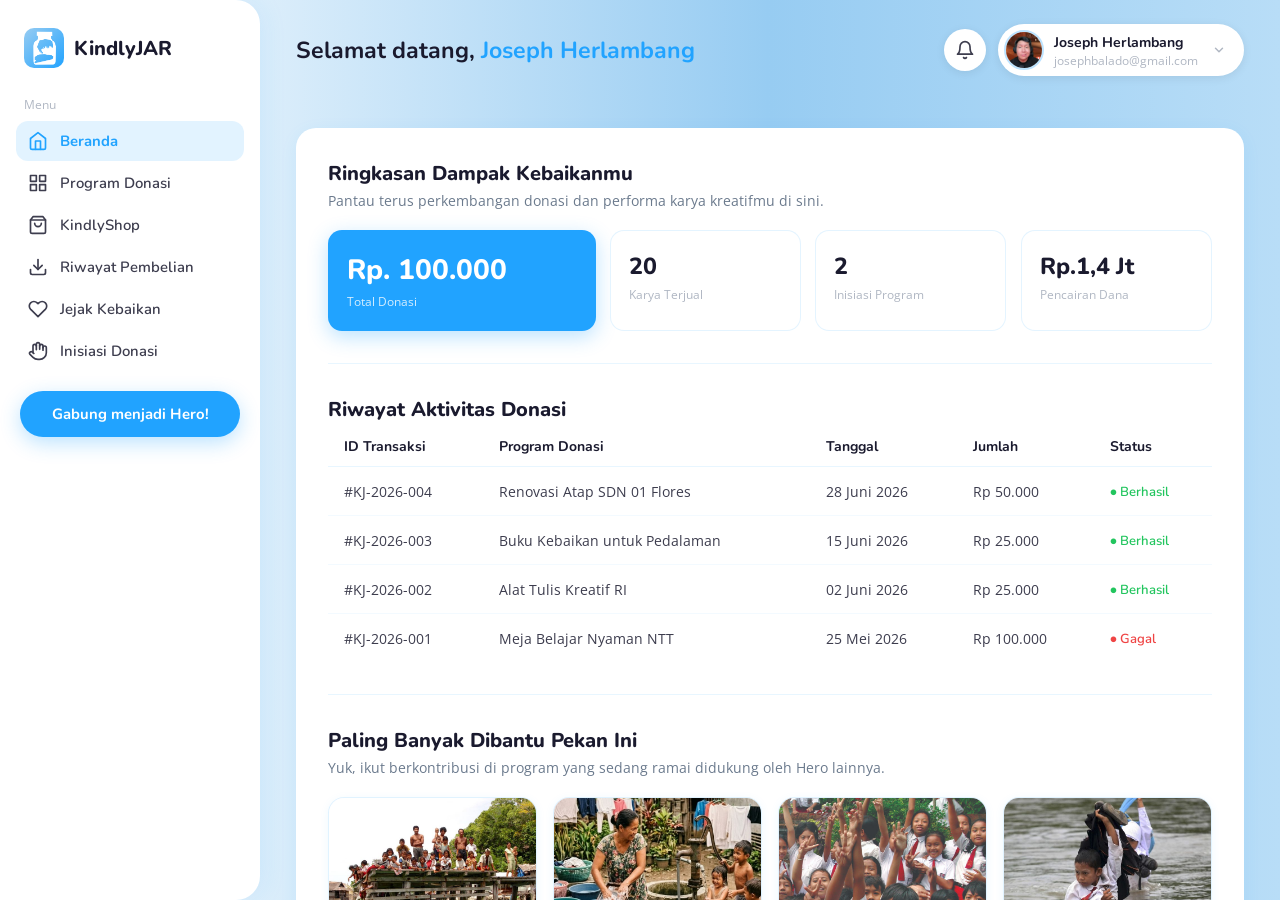
<file: dashboard/dashboard.html>
<!DOCTYPE html>
<html lang="id">
<head>
  <meta charset="UTF-8" />
  <meta name="viewport" content="width=device-width, initial-scale=1.0"/>
  <title>Beranda · KindlyJAR</title>
  <link href="https://fonts.googleapis.com/css2?family=Nunito:wght@400;600;700;800;900&family=Open+Sans:wght@400;500;600&display=swap" rel="stylesheet"/>
  <link rel="stylesheet" href="../global/style.css"/>
  <link rel="stylesheet" href="../global/dashboard.css"/>
</head>
<body class="dashboard-body">

  <!-- ── SIDEBAR ── -->
  <aside class="sidebar">
    <div class="sidebar-top">
      <a class="logo sidebar-logo" href="../landing-page/index.html">
        <div class="logo-icon">
          <img src="../assets/logo_putih.png" alt="KindlyJAR" />
        </div>
        <span class="logo-name">KindlyJAR</span>
      </a>

      <p class="sidebar-label">Menu</p>

      <nav class="sidebar-nav">
        <a href="#" class="sidebar-link active">
          <svg width="20" height="20" viewBox="0 0 24 24" fill="none" stroke="currentColor" stroke-width="2" stroke-linecap="round" stroke-linejoin="round" aria-hidden="true">
            <path d="M3 9l9-7 9 7v11a2 2 0 0 1-2 2H5a2 2 0 0 1-2-2z"/>
            <polyline points="9 22 9 12 15 12 15 22"/>
          </svg>
          Beranda
        </a>
        <a href="#" class="sidebar-link">
          <svg width="20" height="20" viewBox="0 0 24 24" fill="none" stroke="currentColor" stroke-width="2" stroke-linecap="round" stroke-linejoin="round" aria-hidden="true">
            <rect x="3" y="3" width="7" height="7"/><rect x="14" y="3" width="7" height="7"/>
            <rect x="3" y="14" width="7" height="7"/><rect x="14" y="14" width="7" height="7"/>
          </svg>
          Program Donasi
        </a>
        <a href="#" class="sidebar-link">
          <svg width="20" height="20" viewBox="0 0 24 24" fill="none" stroke="currentColor" stroke-width="2" stroke-linecap="round" stroke-linejoin="round" aria-hidden="true">
            <path d="M6 2L3 6v14a2 2 0 0 0 2 2h14a2 2 0 0 0 2-2V6l-3-4z"/>
            <line x1="3" y1="6" x2="21" y2="6"/>
            <path d="M16 10a4 4 0 0 1-8 0"/>
          </svg>
          KindlyShop
        </a>
        <a href="#" class="sidebar-link">
          <svg width="20" height="20" viewBox="0 0 24 24" fill="none" stroke="currentColor" stroke-width="2" stroke-linecap="round" stroke-linejoin="round" aria-hidden="true">
            <path d="M21 15v4a2 2 0 0 1-2 2H5a2 2 0 0 1-2-2v-4"/>
            <polyline points="7 10 12 15 17 10"/>
            <line x1="12" y1="15" x2="12" y2="3"/>
          </svg>
          Riwayat Pembelian
        </a>
        <a href="#" class="sidebar-link">
          <svg width="20" height="20" viewBox="0 0 24 24" fill="none" stroke="currentColor" stroke-width="2" stroke-linecap="round" stroke-linejoin="round" aria-hidden="true">
            <path d="M20.84 4.61a5.5 5.5 0 0 0-7.78 0L12 5.67l-1.06-1.06a5.5 5.5 0 0 0-7.78 7.78l1.06 1.06L12 21.23l7.78-7.78 1.06-1.06a5.5 5.5 0 0 0 0-7.78z"/>
          </svg>
          Jejak Kebaikan
        </a>
        <a href="#" class="sidebar-link">
          <svg width="20" height="20" viewBox="0 0 24 24" fill="none" stroke="currentColor" stroke-width="2" stroke-linecap="round" stroke-linejoin="round" aria-hidden="true">
            <path d="M18 11V6a2 2 0 0 0-2-2v0a2 2 0 0 0-2 2v0"/>
            <path d="M14 10V4a2 2 0 0 0-2-2v0a2 2 0 0 0-2 2v2"/>
            <path d="M10 10.5V6a2 2 0 0 0-2-2v0a2 2 0 0 0-2 2v8"/>
            <path d="M18 8a2 2 0 1 1 4 0v6a8 8 0 0 1-8 8h-2c-2.8 0-4.5-.86-5.99-2.34l-3.6-3.6a2 2 0 0 1 2.83-2.82L7 15"/>
          </svg>
          Inisiasi Donasi
        </a>
      </nav>

      <div class="sidebar-cta">
        <button class="btn-join-hero">Gabung menjadi Hero!</button>
      </div>
    </div>
  </aside>

  <!-- ── KANAN: topbar (tidak scroll) + konten (scroll) ── -->
  <div class="dash-right">

    <!-- Topbar: selalu terlihat, tidak ikut scroll -->
    <div class="dash-topbar">
      <h1 class="dash-greeting">
        Selamat datang, <span class="dash-username">Joseph Herlambang</span>
      </h1>
      <div class="dash-topbar-right">
        <div class="notif-wrap">
          <button class="notif-btn" id="notifBtn" aria-label="Notifikasi">
            <svg width="20" height="20" viewBox="0 0 24 24" fill="none" stroke="currentColor" stroke-width="2" stroke-linecap="round" stroke-linejoin="round">
              <path d="M18 8A6 6 0 0 0 6 8c0 7-3 9-3 9h18s-3-2-3-9"/>
              <path d="M13.73 21a2 2 0 0 1-3.46 0"/>
            </svg>
          </button>
        </div>
        <div class="profile-wrap">
          <div class="dash-profile" id="profileBtn">
            <img src="../assets/pp dahsboard.jpg" alt="Joseph Herlambang" class="dash-avatar" />
            <div>
              <p class="dash-profile-name">Joseph Herlambang</p>
              <p class="dash-profile-email">josephbalado@gmail.com</p>
            </div>
            <svg width="14" height="14" viewBox="0 0 24 24" fill="none" stroke="#b0b7c3" stroke-width="2.5" stroke-linecap="round" stroke-linejoin="round" style="margin-left:4px;flex-shrink:0">
              <polyline points="6 9 12 15 18 9"/>
            </svg>
          </div>
        </div>
      </div>
    </div>

    <!-- Area yang scroll -->
    <main class="dash-scroll">

      <!-- Satu card besar berisi semua section -->
    <div class="dash-main-card">

      <!-- Section 1: Ringkasan -->
      <section class="dash-section">
        <h2 class="dash-card-title">Ringkasan Dampak Kebaikanmu</h2>
        <p class="dash-card-sub">Pantau terus perkembangan donasi dan performa karya kreatifmu di sini.</p>

        <div class="summary-row">
          <div class="summary-card primary">
            <p class="summary-value">Rp. 100.000</p>
            <p class="summary-label">Total Donasi</p>
          </div>
          <div class="summary-card">
            <p class="summary-value">20</p>
            <p class="summary-label">Karya Terjual</p>
          </div>
          <div class="summary-card">
            <p class="summary-value">2</p>
            <p class="summary-label">Inisiasi Program</p>
          </div>
          <div class="summary-card">
            <p class="summary-value">Rp.1,4 Jt</p>
            <p class="summary-label">Pencairan Dana</p>
          </div>
        </div>
      </section>

      <!-- Section 2: Riwayat Aktivitas -->
      <section class="dash-section">
        <h2 class="dash-card-title">Riwayat Aktivitas Donasi</h2>

        <div class="table-wrap">
          <table class="activity-table">
            <thead>
              <tr>
                <th>ID Transaksi</th>
                <th>Program Donasi</th>
                <th>Tanggal</th>
                <th>Jumlah</th>
                <th>Status</th>
              </tr>
            </thead>
            <tbody>
              <tr>
                <td>#KJ-2026-004</td>
                <td>Renovasi Atap SDN 01 Flores</td>
                <td>28 Juni 2026</td>
                <td>Rp 50.000</td>
                <td><span class="badge berhasil">&#9679; Berhasil</span></td>
              </tr>
              <tr>
                <td>#KJ-2026-003</td>
                <td>Buku Kebaikan untuk Pedalaman</td>
                <td>15 Juni 2026</td>
                <td>Rp 25.000</td>
                <td><span class="badge berhasil">&#9679; Berhasil</span></td>
              </tr>
              <tr>
                <td>#KJ-2026-002</td>
                <td>Alat Tulis Kreatif RI</td>
                <td>02 Juni 2026</td>
                <td>Rp 25.000</td>
                <td><span class="badge berhasil">&#9679; Berhasil</span></td>
              </tr>
              <tr>
                <td>#KJ-2026-001</td>
                <td>Meja Belajar Nyaman NTT</td>
                <td>25 Mei 2026</td>
                <td>Rp 100.000</td>
                <td><span class="badge gagal">&#9679; Gagal</span></td>
              </tr>
            </tbody>
          </table>
        </div>
      </section>

      <!-- Section 3: Trending -->
      <section class="dash-section dash-trending">
        <h2 class="dash-card-title">Paling Banyak Dibantu Pekan Ini</h2>
        <p class="dash-card-sub">Yuk, ikut berkontribusi di program yang sedang ramai didukung oleh Hero lainnya.</p>

        <div class="trending-grid">

          <div class="trending-card">
            <div class="trending-img">
              <img src="../assets/program1.jpg" alt="Renovasi Laboratorium Komputer SMK TI Papua" />
            </div>
            <div class="trending-body">
              <h3 class="trending-title">Renovasi Laboratorium Komputer SMK TI Papua</h3>
              <div class="t-progress">
                <div class="t-bar"><div class="t-fill" style="width:91%"></div></div>
                <span class="t-pct">91% Terpenuhi</span>
              </div>
              <button class="btn-t-donasi">Donasi!</button>
              <a href="#" class="t-detail">Lihat detail</a>
            </div>
          </div>

          <div class="trending-card">
            <div class="trending-img">
              <img src="../assets/program2.jpg" alt="Pengadaan Buku Gambar Sekolah Alam Flores" />
            </div>
            <div class="trending-body">
              <h3 class="trending-title">Pengadaan Buku Gambar Sekolah Alam Flores</h3>
              <div class="t-progress">
                <div class="t-bar"><div class="t-fill" style="width:87%"></div></div>
                <span class="t-pct">87% Terpenuhi</span>
              </div>
              <button class="btn-t-donasi">Donasi!</button>
              <a href="#" class="t-detail">Lihat detail</a>
            </div>
          </div>

          <div class="trending-card">
            <div class="trending-img">
              <img src="../assets/program3.jpg" alt="Alat Musik Kreatif untuk Difabel Yogyakarta" />
            </div>
            <div class="trending-body">
              <h3 class="trending-title">Alat Musik Kreatif untuk Difabel Yogyakarta</h3>
              <div class="t-progress">
                <div class="t-bar"><div class="t-fill" style="width:63%"></div></div>
                <span class="t-pct">63% Terpenuhi</span>
              </div>
              <button class="btn-t-donasi">Donasi!</button>
              <a href="#" class="t-detail">Lihat detail</a>
            </div>
          </div>

          <div class="trending-card">
            <div class="trending-img">
              <img src="../assets/program4.jpg" alt="Panel Surya untuk Penerangan Sekolah Pelosok Mentawai" />
            </div>
            <div class="trending-body">
              <h3 class="trending-title">Panel Surya untuk Penerangan Sekolah Pelosok Mentawai</h3>
              <div class="t-progress">
                <div class="t-bar"><div class="t-fill" style="width:45%"></div></div>
                <span class="t-pct">45% Terpenuhi</span>
              </div>
              <button class="btn-t-donasi">Donasi!</button>
              <a href="#" class="t-detail">Lihat detail</a>
            </div>
          </div>

        </div>
      </section>

    </div><!-- /.dash-main-card -->
    </main>

    <!-- Dropdowns: absolute dalam .dash-right, tidak ikut scroll sama sekali -->
    <div class="notif-dropdown" id="notifDropdown">
      <div class="notif-header">
        <span class="notif-title">Notifikasi</span>
        <span class="notif-badge">0 baru</span>
      </div>
      <div class="notif-empty">
        <svg width="40" height="40" viewBox="0 0 24 24" fill="none" stroke="#b0b7c3" stroke-width="1.5" stroke-linecap="round" stroke-linejoin="round">
          <path d="M18 8A6 6 0 0 0 6 8c0 7-3 9-3 9h18s-3-2-3-9"/>
          <path d="M13.73 21a2 2 0 0 1-3.46 0"/>
        </svg>
        <p>Belum ada notifikasi</p>
      </div>
    </div>

    <div class="profile-dropdown" id="profileDropdown">
      <div class="profile-dropdown-header">
        <img src="../assets/pp dahsboard.jpg" alt="Joseph Herlambang" class="profile-dd-avatar" />
        <div>
          <p class="profile-dd-name">Joseph Herlambang</p>
          <p class="profile-dd-email">josephbalado@gmail.com</p>
        </div>
      </div>
      <div class="profile-dropdown-menu">
        <a href="#" class="profile-menu-item">
          <svg width="16" height="16" viewBox="0 0 24 24" fill="none" stroke="currentColor" stroke-width="2" stroke-linecap="round" stroke-linejoin="round">
            <path d="M20 21v-2a4 4 0 0 0-4-4H8a4 4 0 0 0-4 4v2"/>
            <circle cx="12" cy="7" r="4"/>
          </svg>
          Lihat Profil
        </a>
        <a href="#" class="profile-menu-item">
          <svg width="16" height="16" viewBox="0 0 24 24" fill="none" stroke="currentColor" stroke-width="2" stroke-linecap="round" stroke-linejoin="round">
            <circle cx="12" cy="12" r="3"/>
            <path d="M19.4 15a1.65 1.65 0 0 0 .33 1.82l.06.06a2 2 0 0 1-2.83 2.83l-.06-.06a1.65 1.65 0 0 0-1.82-.33 1.65 1.65 0 0 0-1 1.51V21a2 2 0 0 1-4 0v-.09A1.65 1.65 0 0 0 9 19.4a1.65 1.65 0 0 0-1.82.33l-.06.06a2 2 0 0 1-2.83-2.83l.06-.06A1.65 1.65 0 0 0 4.68 15a1.65 1.65 0 0 0-1.51-1H3a2 2 0 0 1 0-4h.09A1.65 1.65 0 0 0 4.6 9a1.65 1.65 0 0 0-.33-1.82l-.06-.06a2 2 0 0 1 2.83-2.83l.06.06A1.65 1.65 0 0 0 9 4.68a1.65 1.65 0 0 0 1-1.51V3a2 2 0 0 1 4 0v.09a1.65 1.65 0 0 0 1 1.51 1.65 1.65 0 0 0 1.82-.33l.06-.06a2 2 0 0 1 2.83 2.83l-.06.06A1.65 1.65 0 0 0 19.4 9a1.65 1.65 0 0 0 1.51 1H21a2 2 0 0 1 0 4h-.09a1.65 1.65 0 0 0-1.51 1z"/>
          </svg>
          Pengaturan
        </a>
        <div class="profile-menu-divider"></div>
        <a href="../landing-page/index.html" class="profile-menu-item danger">
          <svg width="16" height="16" viewBox="0 0 24 24" fill="none" stroke="currentColor" stroke-width="2" stroke-linecap="round" stroke-linejoin="round">
            <path d="M9 21H5a2 2 0 0 1-2-2V5a2 2 0 0 1 2-2h4"/>
            <polyline points="16 17 21 12 16 7"/>
            <line x1="21" y1="12" x2="9" y2="12"/>
          </svg>
          Keluar
        </a>
      </div>
    </div>

  </div><!-- .dash-right -->

  <script src="../global/script.js"></script>
  <script>
    const notifBtn      = document.getElementById('notifBtn');
    const notifDropdown = document.getElementById('notifDropdown');
    const profileBtn    = document.getElementById('profileBtn');
    const profileDropdown = document.getElementById('profileDropdown');
    const dashRight     = document.querySelector('.dash-right');

    function positionDropdown(dropdown, anchor) {
      const pr = dashRight.getBoundingClientRect();
      const ar = anchor.getBoundingClientRect();
      dropdown.style.top   = (ar.bottom - pr.top + 8) + 'px';
      dropdown.style.right = (pr.right - ar.right) + 'px';
      dropdown.style.left  = 'auto';
    }

    notifBtn.addEventListener('click', (e) => {
      e.stopPropagation();
      const opening = !notifDropdown.classList.contains('open');
      profileDropdown.classList.remove('open');
      if (opening) {
        positionDropdown(notifDropdown, notifBtn);
        notifDropdown.classList.add('open');
      } else {
        notifDropdown.classList.remove('open');
      }
    });

    profileBtn.addEventListener('click', (e) => {
      e.stopPropagation();
      const opening = !profileDropdown.classList.contains('open');
      notifDropdown.classList.remove('open');
      if (opening) {
        positionDropdown(profileDropdown, profileBtn);
        profileDropdown.classList.add('open');
      } else {
        profileDropdown.classList.remove('open');
      }
    });

    document.addEventListener('click', () => {
      notifDropdown.classList.remove('open');
      profileDropdown.classList.remove('open');
    });
  </script>
</body>
</html>
</file>
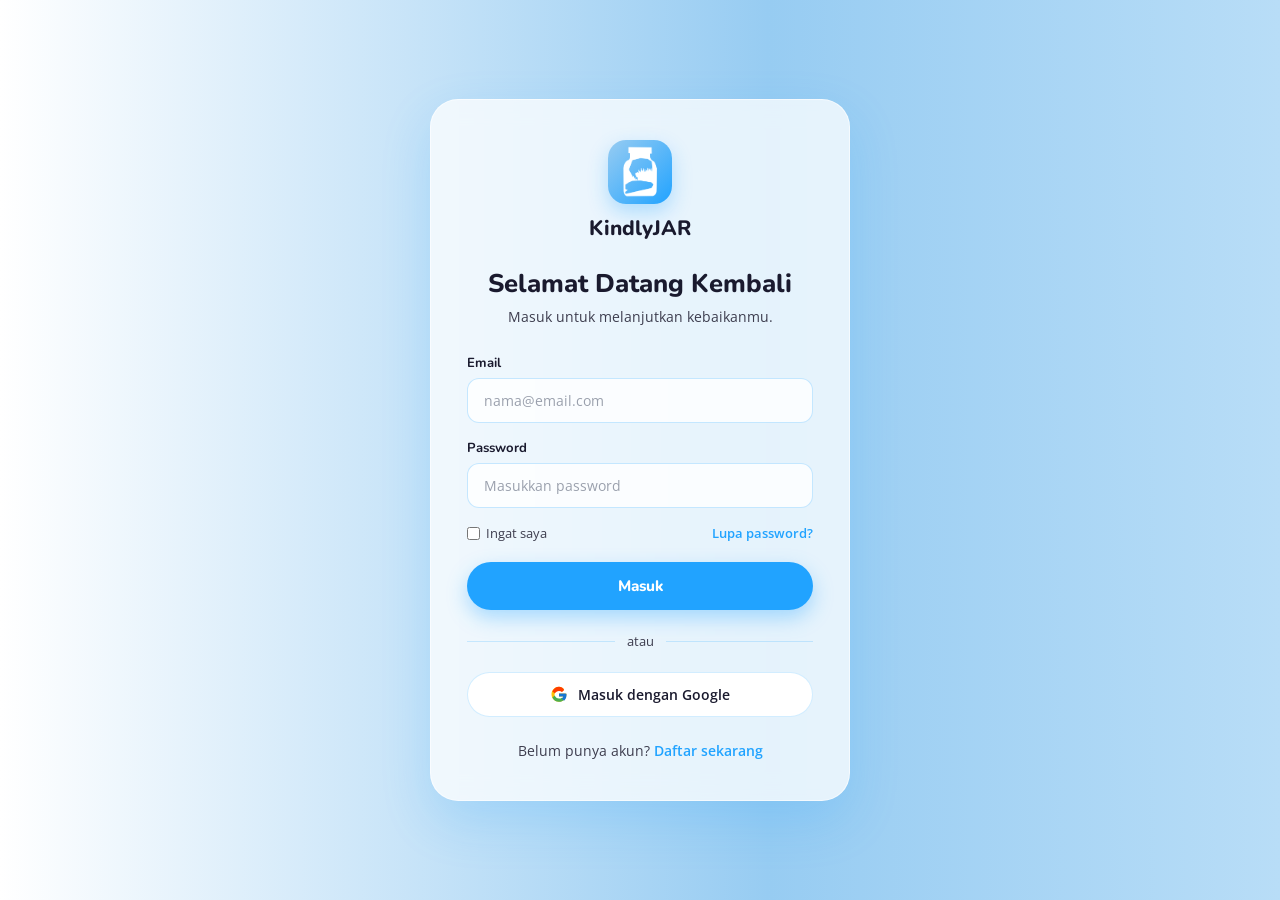
<file: sign-in/signin.html>
<!DOCTYPE html>
<html lang="id">
<head>
  <meta charset="UTF-8" />
  <meta name="viewport" content="width=device-width, initial-scale=1.0"/>
  <title>Sign In · KindlyJAR</title>
  <link href="https://fonts.googleapis.com/css2?family=Nunito:wght@400;600;700;800;900&family=Open+Sans:wght@400;500;600&display=swap" rel="stylesheet"/>
  <link rel="stylesheet" href="../global/style.css"/>
</head>
<body class="auth-body">

  <main class="auth-card">
    <!-- logo (reuse style navbar) -->
    <a class="logo auth-logo" href="../landing-page/index.html">
      <div class="logo-icon">
        <img src="../assets/logo_putih.png" alt="KindlyJAR toples" />
      </div>
      <span class="logo-name">KindlyJAR</span>
    </a>

    <h1 class="auth-title">Selamat Datang Kembali</h1>
    <p class="auth-sub">Masuk untuk melanjutkan kebaikanmu.</p>

    <form class="auth-form" onsubmit="window.location.href='../dashboard/dashboard.html'; return false;">
      <label class="auth-field">
        <span>Email</span>
        <input type="email" placeholder="nama@email.com" autocomplete="email" required />
      </label>

      <label class="auth-field">
        <span>Password</span>
        <input type="password" placeholder="Masukkan password" autocomplete="current-password" required />
      </label>

      <div class="auth-row">
        <label class="auth-remember">
          <input type="checkbox" /> Ingat saya
        </label>
        <a href="#" class="auth-link">Lupa password?</a>
      </div>

      <button type="submit" class="auth-btn">Masuk</button>
    </form>

    <div class="auth-divider"><span>atau</span></div>

    <button class="auth-google">
      <svg viewBox="0 0 48 48" aria-hidden="true">
        <path fill="#FFC107" d="M43.6 20.5H42V20H24v8h11.3c-1.6 4.7-6.1 8-11.3 8-6.6 0-12-5.4-12-12s5.4-12 12-12c3.1 0 5.9 1.2 8 3.1l5.7-5.7C34.6 4.1 29.6 2 24 2 12.9 2 4 10.9 4 22s8.9 20 20 20 20-8.9 20-20c0-1.3-.1-2.7-.4-3.5z"/>
        <path fill="#FF3D00" d="M6.3 14.7l6.6 4.8C14.7 16 19 13 24 13c3.1 0 5.9 1.2 8 3.1l5.7-5.7C34.6 4.1 29.6 2 24 2 16.3 2 9.7 6.3 6.3 14.7z"/>
        <path fill="#4CAF50" d="M24 42c5.5 0 10.4-2.1 14.1-5.5l-6.5-5.5c-2 1.5-4.6 2.5-7.6 2.5-5.2 0-9.6-3.3-11.2-8l-6.5 5C9.6 37.7 16.2 42 24 42z"/>
        <path fill="#1976D2" d="M43.6 20.5H42V20H24v8h11.3c-.8 2.3-2.2 4.2-4.2 5.5l6.5 5.5C41.6 35.8 44 30.3 44 24c0-1.3-.1-2.7-.4-3.5z"/>
      </svg>
      Masuk dengan Google
    </button>

    <p class="auth-footer">
      Belum punya akun? <a href="../sign-up/signup.html" class="auth-link">Daftar sekarang</a>
    </p>
  </main>

  <script src="../global/script.js"></script>
</body>
</html>
</file>
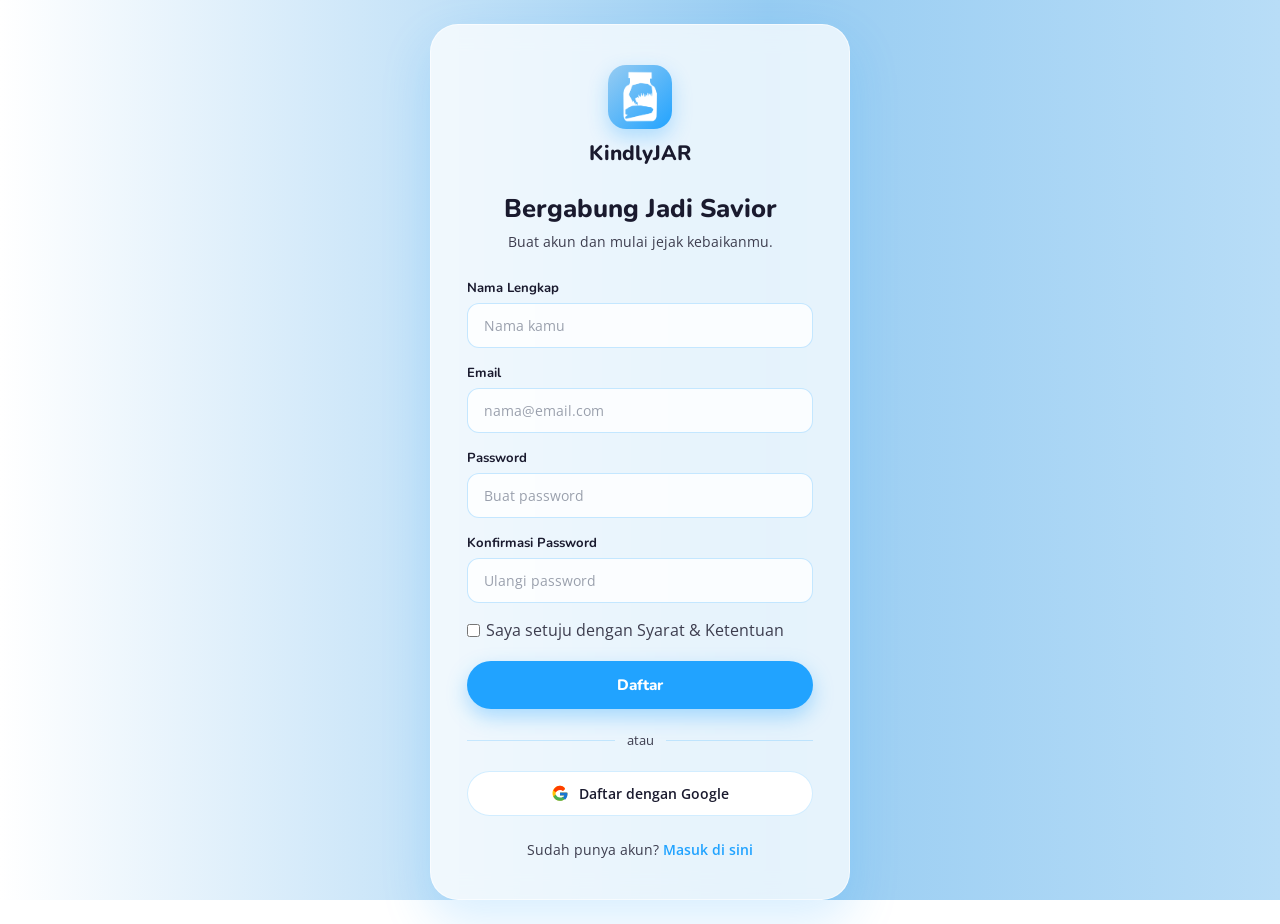
<file: sign-up/signup.html>
<!DOCTYPE html>
<html lang="id">
<head>
  <meta charset="UTF-8" />
  <meta name="viewport" content="width=device-width, initial-scale=1.0"/>
  <title>Daftar · KindlyJAR</title>
  <link href="https://fonts.googleapis.com/css2?family=Nunito:wght@400;600;700;800;900&family=Open+Sans:wght@400;500;600&display=swap" rel="stylesheet"/>
  <link rel="stylesheet" href="../global/style.css"/>
</head>
<body class="auth-body">

  <main class="auth-card">
    <!-- logo (reuse style navbar) -->
    <a class="logo auth-logo" href="../landing-page/index.html">
      <div class="logo-icon">
        <img src="../assets/logo_putih.png" alt="KindlyJAR toples" />
      </div>
      <span class="logo-name">KindlyJAR</span>
    </a>

    <h1 class="auth-title">Bergabung Jadi Savior</h1>
    <p class="auth-sub">Buat akun dan mulai jejak kebaikanmu.</p>

    <form class="auth-form" onsubmit="window.location.href='../dashboard/dashboard.html'; return false;">
      <label class="auth-field">
        <span>Nama Lengkap</span>
        <input type="text" placeholder="Nama kamu" autocomplete="name" required />
      </label>

      <label class="auth-field">
        <span>Email</span>
        <input type="email" placeholder="nama@email.com" autocomplete="email" required />
      </label>

      <label class="auth-field">
        <span>Password</span>
        <input type="password" placeholder="Buat password" autocomplete="new-password" required />
      </label>

      <label class="auth-field">
        <span>Konfirmasi Password</span>
        <input type="password" placeholder="Ulangi password" autocomplete="new-password" required />
      </label>

      <label class="auth-remember">
        <input type="checkbox" required /> Saya setuju dengan Syarat &amp; Ketentuan
      </label>

      <button type="submit" class="auth-btn">Daftar</button>
    </form>

    <div class="auth-divider"><span>atau</span></div>

    <button class="auth-google">
      <svg viewBox="0 0 48 48" aria-hidden="true">
        <path fill="#FFC107" d="M43.6 20.5H42V20H24v8h11.3c-1.6 4.7-6.1 8-11.3 8-6.6 0-12-5.4-12-12s5.4-12 12-12c3.1 0 5.9 1.2 8 3.1l5.7-5.7C34.6 4.1 29.6 2 24 2 12.9 2 4 10.9 4 22s8.9 20 20 20 20-8.9 20-20c0-1.3-.1-2.7-.4-3.5z"/>
        <path fill="#FF3D00" d="M6.3 14.7l6.6 4.8C14.7 16 19 13 24 13c3.1 0 5.9 1.2 8 3.1l5.7-5.7C34.6 4.1 29.6 2 24 2 16.3 2 9.7 6.3 6.3 14.7z"/>
        <path fill="#4CAF50" d="M24 42c5.5 0 10.4-2.1 14.1-5.5l-6.5-5.5c-2 1.5-4.6 2.5-7.6 2.5-5.2 0-9.6-3.3-11.2-8l-6.5 5C9.6 37.7 16.2 42 24 42z"/>
        <path fill="#1976D2" d="M43.6 20.5H42V20H24v8h11.3c-.8 2.3-2.2 4.2-4.2 5.5l6.5 5.5C41.6 35.8 44 30.3 44 24c0-1.3-.1-2.7-.4-3.5z"/>
      </svg>
      Daftar dengan Google
    </button>

    <p class="auth-footer">
      Sudah punya akun? <a href="../sign-in/signin.html" class="auth-link">Masuk di sini</a>
    </p>
  </main>

  <script src="../global/script.js"></script>
</body>
</html>
</file>
<file: global/style.css>
*, *::before, *::after {
  box-sizing: border-box;
  margin: 0;
  padding: 0;
}

:root {
  --blue-light: #97CCF2;
  --blue-main:  #21A3FF;
  --white:      #FFFFFF;
  --text-dark:  #1A1A2E;
  --text-body:  #3D3D4E;
}

html {
  scroll-behavior: smooth;
}

body {
   font-family: 'Open Sans', sans-serif;
  color: var(--text-dark);
  overflow-x: hidden;
  background: linear-gradient(to right, var(--white) 0%, var(--blue-light) 60%, #b8ddf7 100%);
  background-attachment: fixed;
}

/* ── SCROLLBAR CUSTOM ── */
/* Firefox */
html {
  scrollbar-width: thin;
  scrollbar-color: var(--blue-main) transparent;
}

/* Chrome, Edge, Safari */
::-webkit-scrollbar {
  width: 12px;
  height: 12px;
}
::-webkit-scrollbar-track {
  background: transparent;
}
::-webkit-scrollbar-thumb {
  background: var(--blue-main);
  border: 3px solid transparent;   /* jarak biar thumb keliatan ramping */
  border-radius: 99px;
  background-clip: padding-box;
}
::-webkit-scrollbar-thumb:hover {
  background: #1a8fe0;
  background-clip: padding-box;
}

/* ── NAVBAR ── */
header {
  position: fixed;
  top: 0;
  left: 0;
  right: 0;
  z-index: 100;
  display: flex;
  align-items: center;
  justify-content: space-between;
  padding: 16px 48px;
}

/* Logo */
.logo {
  display: flex;
  align-items: center;
  gap: 10px;
  text-decoration: none;
  background: var(--white);
  border-radius: 50px;
  padding: 10px 16px;
}
.logo.auth-logo {
  flex-direction: column;
  background: none;      /* ini yang menghapus bg putihnya */
  border-radius: 0;
  padding: 0;
  gap: 10px;
  margin-bottom: 24px;
}

.logo.footer-logo{
  background: none;
}
.logo-icon {
  width: 40px;
  height: 40px;
  background: linear-gradient(135deg, #97CCF2, #21A3FF);
  border-radius: 10px;
  display: flex;
  align-items: center;
  justify-content: center;
  overflow: hidden;
}

.logo-icon img {
  width: 35px;
  height: 35px;
  object-fit: contain;
}

.logo-name {
  font-family: 'Nunito', sans-serif;
  font-weight: 800;
  font-size: 1.25rem;
  color: var(--text-dark);
}

/* Nav pill */
nav {
  background: var(--blue-main);
  border-radius: 50px;
  padding: 10px 8px;
  display: flex;
  align-items: center;
  gap: 4px;
}

nav a {
  font-family: 'Open Sans', sans-serif;
  font-weight: 500;
  font-size: 0.9rem;
  color: var(--white);
  text-decoration: none;
  padding: 8px 20px;
  border-radius: 50px;
  transition: background 0.2s;
}

nav a:hover {
  background: rgba(255, 255, 255, 0.15);
}

.nav-divider {
  width: 1px;
  height: 22px;
  background: rgba(255, 255, 255, 0.35);
  margin: 0 4px;
}

.btn-signup {
  background: var(--white) !important;
  color: var(--blue-main) !important;
  font-weight: 700 !important;
  padding: 8px 22px !important;
}

.btn-signup:hover {
  background: #e8f4ff !important;
}

/* ── HERO ── */
#hero {
  min-height: 100vh;
  display: flex;
  align-items: center;
  padding: 120px 48px 60px;
  position: relative;
  overflow: hidden;
}

.hero-content {
   max-width: 1060px;
  margin-top: -100px;
}

.hero-title {
  font-family: 'Nunito', sans-serif;
  font-weight: 700;
  font-size: clamp(4.9rem, 5vw, 3.4rem);
  line-height: 1.15;
  color: var(--text-dark);
  margin-bottom: 20px;
  white-space: nowrap;


  /* anim*/
  opacity: 0;
  transform: translateY(40px);
  animation: slideUp 0.8s cubic-bezier(.22, .68, 0, 1.2) 0.2s forwards;
}

.hero-sub {
  font-family: 'Open Sans', sans-serif;
  font-size: 1.05rem;
  line-height: 1.7;
  color: var(--text-body);
  margin-bottom: 36px;
  max-width: 560px;

  opacity: 0;
  transform: translateY(30px);
  animation: slideUp 0.8s cubic-bezier(.22, .68, 0, 1.2) 0.45s forwards;
}

.hero-actions {
  display: flex;
  flex-direction: column;
  align-items: flex-start;
  gap: 14px;

  opacity: 0;
  transform: translateY(30px);
  animation: slideUp 0.8s cubic-bezier(.22, .68, 0, 1.2) 0.65s forwards;
}

/* Button */
.btn-hero {
  background: var(--blue-main);
  color: var(--white);
  font-family: 'Nunito', sans-serif;
  font-weight: 700;
  font-size: 1rem;
  border: none;
  border-radius: 50px;
  padding: 16px 44px;
  cursor: pointer;
  transition: transform 0.2s, box-shadow 0.2s;
  box-shadow: 0 6px 24px rgba(33, 163, 255, 0.35);
  margin-left: 100px;
}

.btn-hero:hover {
  transform: translateY(-2px);
  box-shadow: 0 10px 32px rgba(33, 163, 255, 0.45);
}

/* Social proof text */
.hero-social-proof {
  font-family: 'Open Sans', sans-serif;
  font-size: 0.875rem;
  color: var(--text-body);
  margin-left: 70px;;
}

.hero-social-proof strong {
  font-weight: 700;
  color: var(--blue-main);
}

/* ── JAR IMAGE ── */
.hero-image-wrap {
  flex: 1;
  display: flex;
  align-items: center;
  justify-content: center;
  z-index: 2;

  opacity: 0;
  transform: translateY(30px) scale(0.95);
  animation: jarIn 1s cubic-bezier(.22, .68, 0, 1.2) 0.4s forwards;
}

.hero-image-wrap img {
  width: 650px;       
  margin-top: -50px; 
  height: auto;
  transform: rotate(15deg);
}

@keyframes slideUp {
  to {
    opacity: 1;
    transform: translateY(0);
  }
}

@keyframes jarIn {
  to {
    opacity: 1;
    transform: translateY(0) scale(1);
  }
}

@keyframes float {
  0%, 100% { transform: translateY(0); }
  50%       { transform: translateY(-14px); }
}
/* ── PROGRAM DONASI ── */
#program-donasi {
  padding: 80px 48px;
}
 
.section-header {
  text-align: center;
  margin-bottom: 48px;
}
 
.section-title {
  font-family: 'Nunito', sans-serif;
  font-weight: 800;
  font-size: 2.2rem;
  color: var(--text-dark);
  margin-bottom: 10px;
}
 
.section-sub {
  font-family: 'Open Sans', sans-serif;
  font-size: 1rem;
  color: var(--text-body);
}
 
/* Cards Grid */
.cards-grid {
  display: grid;
  grid-template-columns: repeat(4, 1fr);
  gap: 20px;
}
 
/* Single Card */
.donation-card {
  background: white;
  border-radius: 16px;
  overflow: hidden;
  display: flex;
  flex-direction: column;
  box-shadow: 0 4px 16px rgba(33, 163, 255, 0.1);
  transition: transform 0.2s, box-shadow 0.2s;
}
 
.donation-card:hover {
  transform: translateY(-4px);
  box-shadow: 0 10px 28px rgba(33, 163, 255, 0.2);
}
 
.card-img-wrap {
  width: 100%;
  height: 180px;
  overflow: hidden;
}
 
.card-img-wrap img {
  width: 100%;
  height: 100%;
  object-fit: cover;
}
 
.card-body {
  padding: 16px;
  display: flex;
  flex-direction: column;
  gap: 10px;
  flex: 1;
}
 
.card-title {
  font-family: 'Nunito', sans-serif;
  font-weight: 800;
  font-size: 1rem;
  color: var(--text-dark);
  line-height: 1.3;
}
 
.card-desc {
  font-family: 'Open Sans', sans-serif;
  font-size: 0.82rem;
  color: var(--text-body);
  line-height: 1.6;
  flex: 1;
}
 
/* Progress bar */
.card-progress {
  display: flex;
  flex-direction: column;
  gap: 6px;
}
 
.progress-bar {
  width: 100%;
  height: 6px;
  background: #d6eeff;
  border-radius: 99px;
  overflow: hidden;
}
 
.progress-fill {
  height: 100%;
  background: var(--blue-main);
  border-radius: 99px;
  transition: width 1s ease;
}
 
.progress-label {
  font-family: 'Open Sans', sans-serif;
  font-size: 0.78rem;
  color: var(--text-body);
  text-align: right;
}
 
/* Donasi Button */
.btn-donasi {
  width: 100%;
  background: var(--white);
  color: var(--blue-main);
  font-family: 'Nunito', sans-serif;
  font-weight: 700;
  font-size: 0.95rem;
  border: 2px solid var(--blue-main);
  border-radius: 50px;
  padding: 10px;
  cursor: pointer;
  transition: background 0.2s, color 0.2s;
  margin-top: 4px;
}
 
.btn-donasi:hover {
  background: var(--blue-main);
  color: var(--white);
}

/* ── KATALOG PRODUK ── */
#katalog-produk {
  padding: 80px 48px;
  min-height: 100vh;
  overflow: hidden;
  display: flex;
  flex-direction: column;
}
 
.katalog-masonry {
  columns: 6;
  column-gap: 12px;
  flex: 1;
}
 
.katalog-item {
  break-inside: avoid;
  margin-bottom: 14px;
  border-radius: 14px;
  overflow: hidden;
  position: relative;
  cursor: pointer;
}
 
.katalog-item img {
  width: 100%;
  height: auto;
  object-fit: unset;
  display: block;
  transition: transform 0.3s ease;
}

.katalog-item.tall img {
  height: auto;   
}
 
.katalog-item:hover img {
  transform: scale(1.05);
}
 
/* Overlay label saat hover */
.katalog-overlay {
  position: absolute;
  inset: 0;
  background: rgba(33, 163, 255, 0.55);
  display: flex;
  align-items: flex-end;
  padding: 14px;
  opacity: 0;
  transition: opacity 0.3s ease;
  border-radius: 14px;
}
 
.katalog-item:hover .katalog-overlay {
  opacity: 1;
}
 
.katalog-label {
  font-family: 'Nunito', sans-serif;
  font-weight: 700;
  font-size: 0.9rem;
  color: var(--white);
  background: rgba(0, 0, 0, 0.25);
  padding: 4px 12px;
  border-radius: 99px;
}

/* ── LIGHTBOX (preview besar saat katalog diklik) ── */
.lightbox {
  position: fixed;
  inset: 0;
  z-index: 200;
  display: flex;
  align-items: center;
  justify-content: center;
  padding: 24px;
  background: rgba(27, 27, 82, 0.78);
  backdrop-filter: blur(6px);
  opacity: 0;
  visibility: hidden;
  transition: opacity 0.3s ease, visibility 0.3s ease;
}

.lightbox.open {
  opacity: 1;
  visibility: visible;
}

.lightbox-content {
  position: relative;
  display: flex;
  flex-direction: column;
  align-items: center;
  gap: 14px;
  max-width: 90vw;
  max-height: 90vh;
  transform: scale(0.92);
  transition: transform 0.3s cubic-bezier(0.22, 0.61, 0.36, 1);
}

.lightbox.open .lightbox-content {
  transform: scale(1);
}

.lightbox-img {
  max-width: 100%;
  max-height: 78vh;
  object-fit: contain;
  border-radius: 16px;
  box-shadow: 0 20px 60px rgba(0, 0, 0, 0.4);
}

.lightbox-caption {
  font-family: 'Nunito', sans-serif;
  font-weight: 700;
  font-size: 1rem;
  color: var(--white);
  background: var(--blue-main);
  padding: 8px 20px;
  border-radius: 99px;
}

.lightbox-close {
  position: absolute;
  top: -16px;
  right: -16px;
  width: 40px;
  height: 40px;
  display: flex;
  align-items: center;
  justify-content: center;
  background: var(--white);
  color: var(--text-dark);
  border: none;
  border-radius: 50%;
  font-size: 1.4rem;
  line-height: 1;
  cursor: pointer;
  box-shadow: 0 4px 14px rgba(0, 0, 0, 0.25);
  transition: transform 0.2s ease, background 0.2s ease;
}

.lightbox-close:hover {
  transform: scale(1.1);
  background: #f0f0f0;
}

@media (max-width: 600px) {
  .lightbox-close { top: 8px; right: 8px; }
}

/* ── FOOTER ── */
.site-footer {
  background: #21A3FF;
  color: rgba(255, 255, 255, 0.75);
  padding: 64px 48px 28px;
  margin-top: 80px;
}

.footer-top {
  display: grid;
  grid-template-columns: 1.6fr 1fr 1fr 1fr 1.5fr;
  gap: 40px;
  max-width: 1200px;
  margin: 0 auto;
}

.footer-logo {
  margin-bottom: 16px;
}

.footer-tagline {
  font-family: 'Open Sans', sans-serif;
  font-size: 0.875rem;
  line-height: 1.7;
  color: rgba(255, 255, 255, 0.7);
  max-width: 300px;
}

.footer-social {
  display: flex;
  gap: 10px;
  margin-top: 18px;
}

.footer-social a {
  width: 38px;
  height: 38px;
  display: flex;
  align-items: center;
  justify-content: center;
  border-radius: 50%;
  background: rgba(255, 255, 255, 0.1);
  color: var(--white);
  transition: background 0.2s, transform 0.2s;
}

.footer-social a:hover {
  background: var(--blue-main);
  transform: translateY(-3px);
}

.footer-social svg {
  width: 18px;
  height: 18px;
}

.footer-links {
  display: flex;
  flex-direction: column;
  gap: 10px;
}

.footer-links h4,
.footer-newsletter h4 {
  font-family: 'Nunito', sans-serif;
  font-weight: 800;
  font-size: 1rem;
  color: var(--white);
  margin-bottom: 6px;
}

.footer-links a {
  font-family: 'Open Sans', sans-serif;
  font-size: 0.875rem;
  color: rgba(255, 255, 255, 0.7);
  text-decoration: none;
  width: fit-content;
  transition: color 0.2s, padding-left 0.2s;
}

.footer-links a:hover {
  color: var(--white);
  padding-left: 4px;
}

.footer-newsletter p {
  font-family: 'Open Sans', sans-serif;
  font-size: 0.875rem;
  line-height: 1.7;
  color: rgba(255, 255, 255, 0.7);
  margin-bottom: 14px;
}

.footer-subscribe {
  display: flex;
  align-items: center;
  background: rgba(255, 255, 255, 0.1);
  border-radius: 50px;
  padding: 5px 5px 5px 18px;
}

.footer-subscribe input {
  flex: 1;
  min-width: 0;
  background: transparent;
  border: none;
  outline: none;
  color: var(--white);
  font-family: 'Open Sans', sans-serif;
  font-size: 0.85rem;
}

.footer-subscribe input::placeholder {
  color: rgba(255, 255, 255, 0.5);
}

.footer-subscribe button {
  flex-shrink: 0;
  width: 38px;
  height: 38px;
  display: flex;
  align-items: center;
  justify-content: center;
  border: none;
  border-radius: 50%;
  background: var(--blue-main);
  color: var(--white);
  cursor: pointer;
  transition: background 0.2s, transform 0.2s;
}

.footer-subscribe button:hover {
  background: #1a8fe0;
  transform: scale(1.05);
}

.footer-subscribe button svg {
  width: 18px;
  height: 18px;
  fill: none;
  stroke: currentColor;
  stroke-width: 2.5;
  stroke-linecap: round;
  stroke-linejoin: round;
}

.footer-bottom {
  max-width: 1200px;
  margin: 40px auto 0;
  padding-top: 24px;
  border-top: 1px solid rgba(255, 255, 255, 0.12);
  display: flex;
  align-items: center;
  justify-content: space-between;
  gap: 16px;
  flex-wrap: wrap;
}

.footer-bottom p {
  font-family: 'Open Sans', sans-serif;
  font-size: 0.82rem;
  color: rgba(255, 255, 255, 0.6);
}

.footer-bottom-links {
  display: flex;
  gap: 20px;
}

.footer-bottom-links a {
  font-family: 'Open Sans', sans-serif;
  font-size: 0.82rem;
  color: rgba(255, 255, 255, 0.6);
  text-decoration: none;
  transition: color 0.2s;
}

.footer-bottom-links a:hover {
  color: var(--white);
}

@media (max-width: 900px) {
  .footer-top {
    grid-template-columns: 1fr 1fr;
  }
  .site-footer {
    padding: 56px 24px 24px;
  }
}

@media (max-width: 560px) {
  .footer-top {
    grid-template-columns: 1fr;
    gap: 32px;
  }
  .footer-bottom {
    flex-direction: column;
    align-items: flex-start;
  }
}
 
/* ── RESPONSIVE ── */
@media (max-width: 900px) {
  header {
    padding: 14px 24px;
  }

  #hero {
    flex-direction: column;
    text-align: center;
    padding: 100px 24px 48px;
  }

  .hero-content {
    max-width: 100%;
  }

  .hero-actions {
    align-items: center;
  }

  .hero-sub {
    max-width: 100%;
  }

  .hero-image-wrap {
    margin-top: 32px;
  }

  nav {
    display: none;
  }

  #para-hero,
  #testimoni {
    padding: 64px 20px;
  }

  .hero-card {
    min-width: calc(100vw - 20px - 20px - 52px - 52px);
  }

  .testi-card {
    flex-basis: calc(100vw - 20px - 20px - 52px - 52px);
    width: calc(100vw - 20px - 20px - 52px - 52px);
    min-width: calc(100vw - 20px - 20px - 52px - 52px);
  }
}

@media (prefers-reduced-motion: reduce) {
  .hero-title,
  .hero-sub,
  .hero-actions,
  .hero-image-wrap {
    animation: none;
    opacity: 1;
    transform: none;
  }

  .hero-image-wrap img,
  .hero-image-wrap svg {
    animation: none;
  }
}
/* ── JEJAK KEBAIKAN ── */
#jejak-kebaikan {
  padding: 80px 48px;
  text-align: center;
}
 
.stats-grid {
  display: grid;
  grid-template-columns: repeat(4, 1fr);
  gap: 32px;
  margin-top: 48px;
}
 
.stat-item {
  display: flex;
  flex-direction: column;
  align-items: center;
  gap: 8px;
}
 
.stat-number {
  font-family: 'Nunito', sans-serif;
  font-weight: 700;
  font-size: clamp(6rem, 6vw, 5rem);
  color: var(--text-dark);
  line-height: 1;
}
 
.stat-label {
  font-family: 'Nunito', sans-serif;
  font-weight: 800;
  font-size: 1.1rem;
  color: var(--text-dark);
}
 
.stat-desc {
  font-family: 'Open Sans', sans-serif;
  font-size: 0.875rem;
  color: var(--text-body);
  line-height: 1.5;
  max-width: 180px;
}
/* ── PARA HERO ── */
#para-hero {
  padding: 80px 48px;
}

.slider-outer {
  position: relative;
  margin-top: 40px;
}

.slider-outer.fade-left::before,
.slider-outer.fade-right::after {
  content: '';
  position: absolute;
  top: 0;
  bottom: 0;
  width: 48px;
  z-index: 6;
  pointer-events: none;
}

.slider-outer.fade-left::before {
  left: 0;
  background: linear-gradient(to right, rgba(255, 255, 255, 0.92), transparent);
}

.slider-outer.fade-right::after {
  right: 0;
  background: linear-gradient(to left, rgba(184, 221, 247, 0.92), transparent);
}

.hero-slider-wrap,
.testi-slider-wrap {
  cursor: grab;
  touch-action: pan-y;      /* scroll vertikal halaman tetap jalan, geser horizontal diurus JS */
  user-select: none;        /* biar teks ga keblok saat di-drag */
}
.hero-slider-wrap.dragging,
.testi-slider-wrap.dragging {
  cursor: grabbing;
}

.hero-slider-wrap {
  overflow: hidden;
  padding: 0 52px;
  -webkit-mask-image: linear-gradient(
    to right,
    transparent 0%,
    black 8%,
    black 92%,
    transparent 100%
  );
  mask-image: linear-gradient(
    to right,
    transparent 0%,
    black 8%,
    black 92%,
    transparent 100%
  );
}
.testi-slider-wrap {
  overflow: hidden;
  padding: 0 52px;
}

.hero-slider,
.testi-slider {
  display: flex;
  gap: 24px;
  /* ease-out halus tanpa mantul */
  transition: transform 0.45s cubic-bezier(0.22, 0.61, 0.36, 1);
}

.hero-card {
  min-width: 320px;
  background: rgba(255, 255, 255, 0.7);
  border-radius: 20px;
  padding: 24px;
  display: flex;
  flex-direction: column;
  align-items: center;
  gap: 12px;
  backdrop-filter: blur(8px);
  box-shadow: 0 4px 20px rgba(33, 163, 255, 0.1);
  flex-shrink: 0;
}

.hero-avatar {
  width: 80px;
  height: 80px;
  border-radius: 50%;
  object-fit: cover;
  border: 3px solid var(--blue-main);
}

.hero-name {
  font-family: 'Nunito', sans-serif;
  font-weight: 800;
  font-size: 1.1rem;
  color: var(--text-dark);
}

.hero-role {
  font-family: 'Open Sans', sans-serif;
  font-size: 0.8rem;
  color: var(--text-body);
  text-align: center;
}

/* Grid produk hero — ini yang difokusin */
.hero-products {
  display: grid;
  grid-template-columns: repeat(3, 1fr);
  gap: 8px;
  width: 100%;
  margin-top: 4px;
}

.hero-products img {
  width: 100%;
  aspect-ratio: 1;
  height: 150px;
  object-fit: cover;
  border-radius: 10px;
}

/* hero5: produknya screenshot website → tampilkan bagian atas (header) */
.hero5-prods img {
  object-position: top;
}

.hero-tags {
  display: flex;
  gap: 8px;
  flex-wrap: wrap;
  justify-content: center;
}

.tag {
  font-family: 'Open Sans', sans-serif;
  font-size: 0.75rem;
  background: var(--blue-main);
  color: var(--white);
  padding: 4px 12px;
  border-radius: 99px;
}

/* ── TESTIMONI SAVIOR ── */
#testimoni {
  padding: 80px 48px;
}

.testi-card {
  position: relative;
  flex: 0 0 360px;
  width: 360px;
  background: #fff;
  border-radius: 24px;
  padding: 28px 26px;
  display: flex;
  flex-direction: column;
  gap: 16px;
  border: 1px solid rgba(33, 163, 255, 0.1);
  box-shadow: 0 12px 32px rgba(33, 163, 255, 0.12);
  flex-shrink: 0;
  overflow: hidden;
  transition: transform 0.3s ease, box-shadow 0.3s ease;
}

.testi-card:hover {
  transform: translateY(-4px);
  box-shadow: 0 18px 40px rgba(33, 163, 255, 0.18);
}

/* tanda kutip dekoratif di pojok */
.testi-card::before {
  content: '\201C';
  position: absolute;
  top: 2px;
  right: 22px;
  font-family: Georgia, 'Times New Roman', serif;
  font-size: 5.5rem;
  line-height: 1;
  color: rgba(33, 163, 255, 0.12);
  pointer-events: none;
}

.testi-top {
  display: flex;
  align-items: center;
  gap: 12px;
}

.testi-top img {
  width: 56px;
  height: 56px;
  border-radius: 50%;
  object-fit: cover;
  border: 2px solid var(--blue-main);
  box-shadow: 0 0 0 4px rgba(33, 163, 255, 0.12);
}

/* dua foto ini wajahnya agak ke atas → geser fokus crop ke atas */
.testi-top img[src*="savior5"],
.testi-top img[src*="savior6"] {
  object-position: top;
}

.testi-top h4 {
  font-family: 'Nunito', sans-serif;
  font-weight: 800;
  font-size: 1rem;
  color: var(--text-dark);
}

.testi-top span {
  font-family: 'Open Sans', sans-serif;
  font-size: 0.78rem;
  color: var(--blue-main);
}

.testi-card p {
  font-family: 'Open Sans', sans-serif;
  font-size: 0.875rem;
  color: var(--text-body);
  line-height: 1.7;
}

/* rating bintang di atas teks review */
.testi-card p::before {
  content: '★★★★★';
  display: block;
  color: #ffc83d;
  font-size: 0.95rem;
  letter-spacing: 3px;
  margin-bottom: 8px;
}

/* ── SLIDER BUTTONS (shared) ── */
.slider-controls {
  position: absolute;
  inset: 0;
  pointer-events: none;
}

.slider-controls .slider-btn {
  pointer-events: auto;
}

.slider-btn {
  position: absolute;
  top: 50%;
  transform: translateY(-50%);
  display: flex;
  align-items: center;
  justify-content: center;
  background: var(--blue-main);
  color: var(--white);
  border: none;
  border-radius: 50%;
  width: 44px;
  height: 44px;
  cursor: pointer;
  z-index: 10;
  transition: background 0.2s, transform 0.2s;
  box-shadow: 0 4px 14px rgba(33, 163, 255, 0.35);
}

.slider-btn svg {
  width: 18px;
  height: 18px;
  fill: none;
  stroke: currentColor;
  stroke-width: 2.5;
  stroke-linecap: round;
  stroke-linejoin: round;
}

.slider-btn:hover {
  background: #1a8fe0;
  transform: translateY(-50%) scale(1.08);
}

.slider-btn.prev { left: 0; }
.slider-btn.next { right: 0; }

/* ── SLIDER DOTS (shared) ── */
.slider-dots {
  display: flex;
  justify-content: center;
  align-items: center;
  gap: 10px;
  margin-top: 28px;
}

.slider-dot {
  width: 10px;
  height: 10px;
  padding: 0;
  border: none;
  border-radius: 99px;
  background: rgba(33, 163, 255, 0.3);
  cursor: pointer;
  transition: width 0.3s ease, background 0.3s ease;
}

.slider-dot:hover {
  background: rgba(33, 163, 255, 0.6);
}

.slider-dot.active {
  width: 28px;          /* titik aktif memanjang jadi pill */
  background: var(--blue-main);
}

/* ── POLISH: scroll-reveal & micro-interaction ── */
/* elemen muncul lembut (fade + naik) saat masuk layar */
.reveal {
  opacity: 0;
  transform: translateY(28px);
  transition: opacity 0.7s ease,
              transform 0.7s cubic-bezier(0.22, 0.61, 0.36, 1);
  transition-delay: var(--reveal-delay, 0s);
}
.reveal.visible {
  opacity: 1;
  transform: none;
}

/* kartu hero ikut "naik" saat hover, senada dgn kartu lain */
.hero-card {
  transition: transform 0.3s ease, box-shadow 0.3s ease;
}
.hero-card:hover {
  transform: translateY(-4px);
  box-shadow: 0 12px 30px rgba(33, 163, 255, 0.18);
}

/* zoom halus gambar kartu donasi saat hover */
.donation-card .card-img-wrap img {
  transition: transform 0.45s ease;
}
.donation-card:hover .card-img-wrap img {
  transform: scale(1.06);
}

/* efek "menekan" saat tombol diklik */
.btn-donasi,
.btn-hero {
  transition: transform 0.12s ease, background 0.2s, box-shadow 0.2s;
}
.btn-donasi:active,
.btn-hero:active {
  transform: scale(0.96);
}

/* hormati pengguna yang mematikan animasi */
@media (prefers-reduced-motion: reduce) {
  .reveal {
    opacity: 1;
    transform: none;
    transition: none;
  }
}

.auth-body {
  min-height: 100vh;
  display: flex;
  align-items: center;
  justify-content: center;
  padding: 24px;
}

.auth-card {
  width: 100%;
  max-width: 420px;
  background: rgba(255, 255, 255, 0.75);
  backdrop-filter: blur(12px);
  border: 1px solid rgba(255, 255, 255, 0.6);
  border-radius: 28px;
  padding: 40px 36px;
  box-shadow: 0 20px 50px rgba(33, 163, 255, 0.18);
  display: flex;
  flex-direction: column;
  align-items: center;
}

.auth-logo {
  margin-bottom: 24px;
  display: flex;
  flex-direction: column;
  align-items: center;
  gap: 10px;
}

.auth-logo .logo-icon {
  width: 64px;
  height: 64px;
  background: linear-gradient(135deg, #97CCF2, #21A3FF);
  border-radius: 18px;
  display: flex;
  align-items: center;
  justify-content: center;
  overflow: hidden;
  box-shadow: 0 8px 20px rgba(33, 163, 255, 0.3);
}

.auth-logo .logo-icon img {
  width: 52px;
  height: 52px;
  object-fit: contain;
}

.auth-logo .logo-name {
  font-family: 'Nunito', sans-serif;
  font-weight: 800;
  font-size: 1.3rem;
  color: var(--text-dark);
}

.auth-title {
  font-family: 'Nunito', sans-serif;
  font-weight: 800;
  font-size: 1.6rem;
  color: var(--text-dark);
  text-align: center;
}

.auth-sub {
  font-family: 'Open Sans', sans-serif;
  font-size: 0.9rem;
  color: var(--text-body);
  margin-top: 6px;
  margin-bottom: 28px;
  text-align: center;
}

.auth-form {
  width: 100%;
  display: flex;
  flex-direction: column;
  gap: 16px;
}

.auth-field {
  display: flex;
  flex-direction: column;
  gap: 6px;
}

.auth-field span {
  font-family: 'Nunito', sans-serif;
  font-weight: 700;
  font-size: 0.82rem;
  color: var(--text-dark);
}

.auth-field input {
  font-family: 'Open Sans', sans-serif;
  font-size: 0.9rem;
  color: var(--text-dark);
  padding: 12px 16px;
  border: 1.5px solid rgba(33, 163, 255, 0.25);
  border-radius: 12px;
  background: rgba(255, 255, 255, 0.8);
  outline: none;
  transition: border-color 0.2s, box-shadow 0.2s;
}

.auth-field input::placeholder {
  color: #9aa0ad;
}

.auth-field input:focus {
  border-color: var(--blue-main);
  box-shadow: 0 0 0 4px rgba(33, 163, 255, 0.12);
}

.auth-row {
  display: flex;
  align-items: center;
  justify-content: space-between;
  font-family: 'Open Sans', sans-serif;
  font-size: 0.82rem;
}

.auth-remember {
  display: flex;
  align-items: center;
  gap: 6px;
  color: var(--text-body);
  cursor: pointer;
}

.auth-remember input {
  accent-color: var(--blue-main);
}

.auth-link {
  color: var(--blue-main);
  text-decoration: none;
  font-weight: 600;
}

.auth-link:hover {
  text-decoration: underline;
}

.auth-btn {
  margin-top: 4px;
  font-family: 'Nunito', sans-serif;
  font-weight: 800;
  font-size: 0.95rem;
  color: var(--white);
  background: var(--blue-main);
  border: none;
  border-radius: 50px;
  padding: 14px;
  cursor: pointer;
  box-shadow: 0 8px 20px rgba(33, 163, 255, 0.35);
  transition: transform 0.12s ease, background 0.2s, box-shadow 0.2s;
}

.auth-btn:hover {
  background: #1a8fe0;
}

.auth-btn:active {
  transform: scale(0.97);
}

.auth-divider {
  width: 100%;
  display: flex;
  align-items: center;
  gap: 12px;
  margin: 22px 0;
  color: var(--text-body);
  font-family: 'Open Sans', sans-serif;
  font-size: 0.8rem;
}

.auth-divider::before,
.auth-divider::after {
  content: '';
  flex: 1;
  height: 1px;
  background: rgba(33, 163, 255, 0.2);
}

.auth-google {
  width: 100%;
  display: flex;
  align-items: center;
  justify-content: center;
  gap: 10px;
  font-family: 'Open Sans', sans-serif;
  font-weight: 600;
  font-size: 0.9rem;
  color: var(--text-dark);
  background: var(--white);
  border: 1.5px solid rgba(33, 163, 255, 0.2);
  border-radius: 50px;
  padding: 12px;
  cursor: pointer;
  transition: background 0.2s, border-color 0.2s;
}

.auth-google:hover {
  background: #f4faff;
  border-color: var(--blue-main);
}

.auth-google svg {
  width: 18px;
  height: 18px;
}

.auth-footer {
  margin-top: 24px;
  font-family: 'Open Sans', sans-serif;
  font-size: 0.85rem;
  color: var(--text-body);
  text-align: center;
}

@media (max-width: 480px) {
  .auth-card {
    padding: 32px 22px;
    border-radius: 22px;
  }
}

/* ── animasi masuk halaman sign in / sign up ── */
@keyframes authPop {
  from { opacity: 0; transform: translateY(24px) scale(0.97); }
  to   { opacity: 1; transform: translateY(0) scale(1); }
}

@keyframes authFadeUp {
  from { opacity: 0; transform: translateY(14px); }
  to   { opacity: 1; transform: translateY(0); }
}

/* kartu "pop" muncul */
.auth-card {
  animation: authPop 0.6s cubic-bezier(0.22, 0.61, 0.36, 1) both;
}

/* isi kartu muncul bertahap */
.auth-card > * {
  animation: authFadeUp 0.5s ease both;
}
.auth-card > .auth-logo    { animation-delay: 0.15s; }
.auth-card > .auth-title   { animation-delay: 0.22s; }
.auth-card > .auth-sub     { animation-delay: 0.29s; }
.auth-card > .auth-form    { animation-delay: 0.36s; }
.auth-card > .auth-divider { animation-delay: 0.43s; }
.auth-card > .auth-google  { animation-delay: 0.50s; }
.auth-card > .auth-footer  { animation-delay: 0.57s; }

@media (prefers-reduced-motion: reduce) {
  .auth-card,
  .auth-card > * {
    animation: none;
  }
}
</file>
<file: global/dashboard.css>
/* ── KEYFRAMES ── */
@keyframes dashFadeIn {
  from { opacity: 0; }
  to   { opacity: 1; }
}

@keyframes dashSlideLeft {
  from { opacity: 0; transform: translateX(-32px); }
  to   { opacity: 1; transform: translateX(0); }
}

@keyframes dashFadeUp {
  from { opacity: 0; transform: translateY(28px); }
  to   { opacity: 1; transform: translateY(0); }
}

@keyframes dashFadeDown {
  from { opacity: 0; transform: translateY(-14px); }
  to   { opacity: 1; transform: translateY(0); }
}

@keyframes dashScaleFade {
  from { opacity: 0; transform: scale(0.92); }
  to   { opacity: 1; transform: scale(1); }
}

/* ── DASHBOARD LAYOUT ── */
.dashboard-body {
  display: flex;
  height: 100vh;
  overflow: hidden;
  /* override background-attachment:fixed dari style.css — penyebab choppy animation */
  background-attachment: scroll;
}

/* ── SIDEBAR ── */
.sidebar {
  will-change: transform, opacity;
  animation: dashSlideLeft 0.55s cubic-bezier(0.22, 0.61, 0.36, 1) both;
  width: 260px;
  min-width: 260px;
  height: 100vh;
  position: sticky;
  top: 0;
  background: #ffffff;
  border-radius: 0 24px 24px 0;
  padding: 28px 16px;
  display: flex;
  flex-direction: column;
  justify-content: flex-start;
  box-shadow: 4px 0 24px rgba(33, 163, 255, 0.09);
  z-index: 10;
  overflow-y: auto;
}

.sidebar-top {
  display: flex;
  flex-direction: column;
}

.sidebar-logo {
  background: none !important;
  border-radius: 0 !important;
  padding: 0 8px !important;
  margin-bottom: 28px;
}

.sidebar-label {
  font-family: 'Open Sans', sans-serif;
  font-size: 0.78rem;
  color: #b0b7c3;
  padding: 0 8px;
  margin-bottom: 8px;
}

.sidebar-nav {
  background: transparent !important;
  border-radius: 0 !important;
  padding: 0 !important;
  flex-direction: column !important;
  align-items: stretch !important;
  gap: 2px !important;
}

.sidebar-nav .sidebar-link {
  display: flex;
  align-items: center;
  gap: 12px;
  font-family: 'Nunito', sans-serif;
  font-weight: 600;
  font-size: 0.93rem;
  color: #3D3D4E !important;
  text-decoration: none;
  padding: 10px 12px !important;
  border-radius: 12px;
  transition: background 0.2s, color 0.2s;
}

.sidebar-nav .sidebar-link:hover {
  background: rgba(33, 163, 255, 0.08) !important;
  color: #21A3FF !important;
}

.sidebar-nav .sidebar-link.active {
  background: rgba(33, 163, 255, 0.13) !important;
  color: #21A3FF !important;
  font-weight: 700;
}

.sidebar-nav .sidebar-link svg {
  flex-shrink: 0;
  color: inherit;
}

.sidebar-cta {
  padding: 0 4px;
  margin-top: 20px;
}

.btn-join-hero {
  width: 100%;
  background: #21A3FF;
  color: #ffffff;
  font-family: 'Nunito', sans-serif;
  font-weight: 700;
  font-size: 0.93rem;
  border: none;
  border-radius: 50px;
  padding: 13px;
  cursor: pointer;
  transition: background 0.2s, transform 0.12s;
  box-shadow: 0 6px 20px rgba(33, 163, 255, 0.3);
}

.btn-join-hero:hover {
  background: #1a8fe0;
  transform: translateY(-1px);
}

/* ── DASHBOARD MAIN ── */
.dash-right {
  flex: 1;
  min-width: 0;
  height: 100vh;
  display: flex;
  flex-direction: column;
  position: relative;
  overflow: hidden;
}

.dash-topbar {
  flex-shrink: 0;
  display: flex;
  align-items: center;
  justify-content: space-between;
  padding: 24px 36px;
  z-index: 10;
  will-change: transform, opacity;
  animation: dashFadeDown 0.45s cubic-bezier(0.22, 0.61, 0.36, 1) 0.1s both;
}

.dash-scroll {
  flex: 1;
  min-height: 0;
  overflow-y: auto;
  padding: 28px 36px 48px;
}

.dash-greeting {
  font-family: 'Nunito', sans-serif;
  font-weight: 700;
  font-size: 1.45rem;
  color: #1A1A2E;
}

.dash-username {
  color: #21A3FF;
}

.dash-topbar-right {
  display: flex;
  align-items: center;
  gap: 12px;
}

.notif-btn {
  width: 42px;
  height: 42px;
  background: #ffffff;
  border: none;
  border-radius: 50%;
  display: flex;
  align-items: center;
  justify-content: center;
  cursor: pointer;
  color: #3D3D4E;
  box-shadow: 0 2px 10px rgba(0, 0, 0, 0.08);
  transition: transform 0.2s, box-shadow 0.2s;
  flex-shrink: 0;
}

.notif-btn:hover {
  transform: scale(1.08);
  box-shadow: 0 4px 16px rgba(33, 163, 255, 0.2);
}

.dash-profile {
  display: flex;
  align-items: center;
  gap: 10px;
  background: #ffffff;
  border-radius: 50px;
  padding: 6px 18px 6px 6px;
  box-shadow: 0 2px 10px rgba(0, 0, 0, 0.08);
  cursor: pointer;
  transition: box-shadow 0.2s, background 0.2s;
}

.dash-profile:hover {
  background: #eef6ff;
  box-shadow: 0 4px 16px rgba(33, 163, 255, 0.15);
}

.dash-avatar {
  width: 40px;
  height: 40px;
  border-radius: 50%;
  object-fit: cover;
  object-position: top;
  border: 2px solid rgba(33, 163, 255, 0.3);
}

.dash-profile-name {
  font-family: 'Nunito', sans-serif;
  font-weight: 700;
  font-size: 0.88rem;
  color: #1A1A2E;
}

.dash-profile-email {
  font-family: 'Open Sans', sans-serif;
  font-size: 0.74rem;
  color: #b0b7c3;
}

/* ── SATU CARD BESAR ── */
.dash-main-card {
  background: #ffffff;
  border-radius: 20px;
  padding: 32px;
  box-shadow: 0 4px 18px rgba(33, 163, 255, 0.07);
  will-change: transform, opacity;
  animation: dashFadeUp 0.55s cubic-bezier(0.22, 0.61, 0.36, 1) 0.2s both;
}

/* Section di dalam card besar: pisahkan dengan garis */
.dash-section {
  padding: 0;
}

.dash-section + .dash-section {
  margin-top: 32px;
  padding-top: 32px;
  border-top: 1px solid rgba(33, 163, 255, 0.1);
}

/* ── DASHBOARD CARDS (legacy) ── */
.dash-card {
  background: #ffffff;
  border-radius: 20px;
  padding: 28px;
  margin-bottom: 20px;
  box-shadow: 0 4px 18px rgba(33, 163, 255, 0.07);
}

.dash-card-title {
  font-family: 'Nunito', sans-serif;
  font-weight: 800;
  font-size: 1.25rem;
  color: #1A1A2E;
  margin-bottom: 4px;
}

.dash-card-sub {
  font-family: 'Open Sans', sans-serif;
  font-size: 0.85rem;
  color: #6b7a8d;
  margin-bottom: 20px;
}

.summary-row {
  display: flex;
  gap: 14px;
}

.summary-card:nth-child(1) { will-change: transform,opacity; animation: dashScaleFade 0.4s cubic-bezier(0.22,0.61,0.36,1) 0.35s both; }
.summary-card:nth-child(2) { will-change: transform,opacity; animation: dashScaleFade 0.4s cubic-bezier(0.22,0.61,0.36,1) 0.45s both; }
.summary-card:nth-child(3) { will-change: transform,opacity; animation: dashScaleFade 0.4s cubic-bezier(0.22,0.61,0.36,1) 0.55s both; }
.summary-card:nth-child(4) { will-change: transform,opacity; animation: dashScaleFade 0.4s cubic-bezier(0.22,0.61,0.36,1) 0.65s both; }

.summary-card {
  flex: 1;
  background: #ffffff;
  border: 1px solid rgba(33, 163, 255, 0.12);
  border-radius: 14px;
  padding: 20px 18px;
  cursor: pointer;
  transition: background 0.25s, box-shadow 0.25s, border-color 0.25s;
}

.summary-card:hover {
  background: #21A3FF;
  border-color: transparent;
  box-shadow: 0 6px 20px rgba(33, 163, 255, 0.35);
}

.summary-card:hover .summary-value,
.summary-card:hover .summary-label {
  color: #ffffff;
}

.summary-card.primary {
  background: #21A3FF;
  border-color: transparent;
  flex: 1.5;
  box-shadow: 0 6px 20px rgba(33, 163, 255, 0.3);
  cursor: default;
}

.summary-value {
  font-family: 'Nunito', sans-serif;
  font-weight: 800;
  font-size: 1.45rem;
  color: #1A1A2E;
  margin-bottom: 4px;
  white-space: nowrap;
}

.summary-card.primary .summary-value {
  font-size: 1.75rem;
  color: #ffffff;
}

.summary-label {
  font-family: 'Open Sans', sans-serif;
  font-size: 0.78rem;
  color: #b0b7c3;
}

.summary-card.primary .summary-label {
  color: rgba(255, 255, 255, 0.8);
}

/* ── PROFILE DROPDOWN ── */
.profile-wrap {
  position: relative;
}

.profile-dropdown {
  position: absolute;
  top: 0;
  right: 0;
  width: 220px;
  background: #ffffff;
  border-radius: 16px;
  box-shadow: 0 8px 32px rgba(33, 163, 255, 0.15);
  border: 1px solid rgba(33, 163, 255, 0.1);
  opacity: 0;
  visibility: hidden;
  transform: translateY(-8px);
  transition: opacity 0.2s ease, transform 0.2s ease, visibility 0.2s;
  z-index: 9999;
  overflow: hidden;
}

.profile-dropdown.open {
  opacity: 1;
  visibility: visible;
  transform: translateY(0);
}

.profile-dropdown-header {
  display: flex;
  align-items: center;
  gap: 10px;
  padding: 16px;
  border-bottom: 1px solid rgba(33, 163, 255, 0.08);
}

.profile-dd-avatar {
  width: 38px;
  height: 38px;
  border-radius: 50%;
  object-fit: cover;
  object-position: top;
  flex-shrink: 0;
}

.profile-dd-name {
  font-family: 'Nunito', sans-serif;
  font-weight: 700;
  font-size: 0.85rem;
  color: #1A1A2E;
}

.profile-dd-email {
  font-family: 'Open Sans', sans-serif;
  font-size: 0.72rem;
  color: #b0b7c3;
}

.profile-dropdown-menu {
  padding: 8px;
}

.profile-menu-item {
  display: flex;
  align-items: center;
  gap: 10px;
  font-family: 'Nunito', sans-serif;
  font-weight: 600;
  font-size: 0.875rem;
  color: #3D3D4E;
  text-decoration: none;
  padding: 10px 12px;
  border-radius: 10px;
  transition: background 0.18s, color 0.18s;
}

.profile-menu-item:hover {
  background: rgba(33, 163, 255, 0.08);
  color: #21A3FF;
}

.profile-menu-item.danger {
  color: #ef4444;
}

.profile-menu-item.danger:hover {
  background: rgba(239, 68, 68, 0.08);
  color: #ef4444;
}

.profile-menu-divider {
  height: 1px;
  background: rgba(33, 163, 255, 0.08);
  margin: 6px 0;
}

/* ── NOTIFIKASI DROPDOWN ── */
.notif-wrap {
  position: relative;
}

.notif-dropdown {
  position: absolute;
  top: 0;
  right: 0;
  width: 300px;
  background: #ffffff;
  border-radius: 16px;
  box-shadow: 0 8px 32px rgba(33, 163, 255, 0.15);
  border: 1px solid rgba(33, 163, 255, 0.1);
  opacity: 0;
  visibility: hidden;
  transform: translateY(-8px);
  transition: opacity 0.2s ease, transform 0.2s ease, visibility 0.2s;
  z-index: 9999;
}

.notif-dropdown.open {
  opacity: 1;
  visibility: visible;
  transform: translateY(0);
}

.notif-header {
  display: flex;
  align-items: center;
  justify-content: space-between;
  padding: 16px 18px 12px;
  border-bottom: 1px solid rgba(33, 163, 255, 0.08);
}

.notif-title {
  font-family: 'Nunito', sans-serif;
  font-weight: 800;
  font-size: 0.95rem;
  color: #1A1A2E;
}

.notif-badge {
  font-family: 'Open Sans', sans-serif;
  font-size: 0.75rem;
  color: #b0b7c3;
  background: #f0f7ff;
  padding: 2px 10px;
  border-radius: 99px;
}

.notif-empty {
  display: flex;
  flex-direction: column;
  align-items: center;
  gap: 10px;
  padding: 36px 20px;
  color: #b0b7c3;
}

.notif-empty p {
  font-family: 'Open Sans', sans-serif;
  font-size: 0.85rem;
  color: #b0b7c3;
}

/* ── ACTIVITY TABLE ── */
.table-wrap {
  overflow-x: auto;
}

.activity-table {
  width: 100%;
  border-collapse: collapse;
  min-width: 560px;
}

.activity-table th {
  font-family: 'Nunito', sans-serif;
  font-weight: 700;
  font-size: 0.875rem;
  color: #1A1A2E;
  text-align: left;
  padding: 10px 16px;
  border-bottom: 1.5px solid rgba(33, 163, 255, 0.1);
}

.activity-table td {
  font-family: 'Open Sans', sans-serif;
  font-size: 0.875rem;
  color: #3D3D4E;
  padding: 14px 16px;
  border-bottom: 1px solid rgba(33, 163, 255, 0.05);
}

.activity-table tbody tr:last-child td {
  border-bottom: none;
}

.activity-table tbody tr:hover td {
  background: rgba(33, 163, 255, 0.03);
}

.activity-table tbody tr:nth-child(1) { animation: dashFadeIn 0.35s ease 0.5s both; }
.activity-table tbody tr:nth-child(2) { animation: dashFadeIn 0.35s ease 0.6s both; }
.activity-table tbody tr:nth-child(3) { animation: dashFadeIn 0.35s ease 0.7s both; }
.activity-table tbody tr:nth-child(4) { animation: dashFadeIn 0.35s ease 0.8s both; }

.badge {
  font-family: 'Nunito', sans-serif;
  font-weight: 600;
  font-size: 0.82rem;
}

.badge.berhasil { color: #22c55e; }
.badge.gagal    { color: #ef4444; }

/* ── TRENDING ── */
.dash-trending {
  margin-bottom: 20px;
}

.trending-grid {
  display: grid;
  grid-template-columns: repeat(4, 1fr);
  gap: 16px;
  margin-top: 20px;
}

.trending-card {
  background: #f7fbff;
  border-radius: 16px;
  overflow: hidden;
  border: 1px solid rgba(33, 163, 255, 0.1);
  box-shadow: 0 2px 10px rgba(33, 163, 255, 0.07);
  transition: transform 0.2s, box-shadow 0.2s;
  display: flex;
  flex-direction: column;
}

.trending-card:nth-child(1) { will-change: transform,opacity; animation: dashFadeUp 0.45s cubic-bezier(0.22,0.61,0.36,1) 0.55s both; }
.trending-card:nth-child(2) { will-change: transform,opacity; animation: dashFadeUp 0.45s cubic-bezier(0.22,0.61,0.36,1) 0.67s both; }
.trending-card:nth-child(3) { will-change: transform,opacity; animation: dashFadeUp 0.45s cubic-bezier(0.22,0.61,0.36,1) 0.79s both; }
.trending-card:nth-child(4) { will-change: transform,opacity; animation: dashFadeUp 0.45s cubic-bezier(0.22,0.61,0.36,1) 0.91s both; }

.trending-card:hover {
  transform: translateY(-4px);
  box-shadow: 0 10px 28px rgba(33, 163, 255, 0.18);
}

.trending-img {
  width: 100%;
  height: 148px;
  overflow: hidden;
  flex-shrink: 0;
}

.trending-img img {
  width: 100%;
  height: 100%;
  object-fit: cover;
  transition: transform 0.35s ease;
}

.trending-card:hover .trending-img img {
  transform: scale(1.06);
}

.trending-body {
  padding: 14px;
  display: flex;
  flex-direction: column;
  gap: 10px;
  flex: 1;
}

.trending-title {
  font-family: 'Nunito', sans-serif;
  font-weight: 800;
  font-size: 0.88rem;
  color: #1A1A2E;
  line-height: 1.4;
  flex: 1;
}

.t-progress {
  display: flex;
  flex-direction: column;
  gap: 4px;
}

.t-bar {
  width: 100%;
  height: 5px;
  background: #d6eeff;
  border-radius: 99px;
  overflow: hidden;
}

.t-fill {
  height: 100%;
  background: #21A3FF;
  border-radius: 99px;
}

.t-pct {
  font-family: 'Open Sans', sans-serif;
  font-size: 0.74rem;
  color: #b0b7c3;
  text-align: right;
}

.btn-t-donasi {
  width: 100%;
  background: #ffffff;
  color: #21A3FF;
  font-family: 'Nunito', sans-serif;
  font-weight: 700;
  font-size: 0.9rem;
  border: 2px solid #21A3FF;
  border-radius: 50px;
  padding: 9px;
  cursor: pointer;
  transition: background 0.2s, color 0.2s, transform 0.12s;
}

.btn-t-donasi:hover {
  background: #21A3FF;
  color: #ffffff;
}

.btn-t-donasi:active {
  transform: scale(0.96);
}

.t-detail {
  display: block;
  text-align: center;
  font-family: 'Open Sans', sans-serif;
  font-size: 0.8rem;
  color: #21A3FF;
  text-decoration: none;
}

.t-detail:hover {
  text-decoration: underline;
}
</file>
